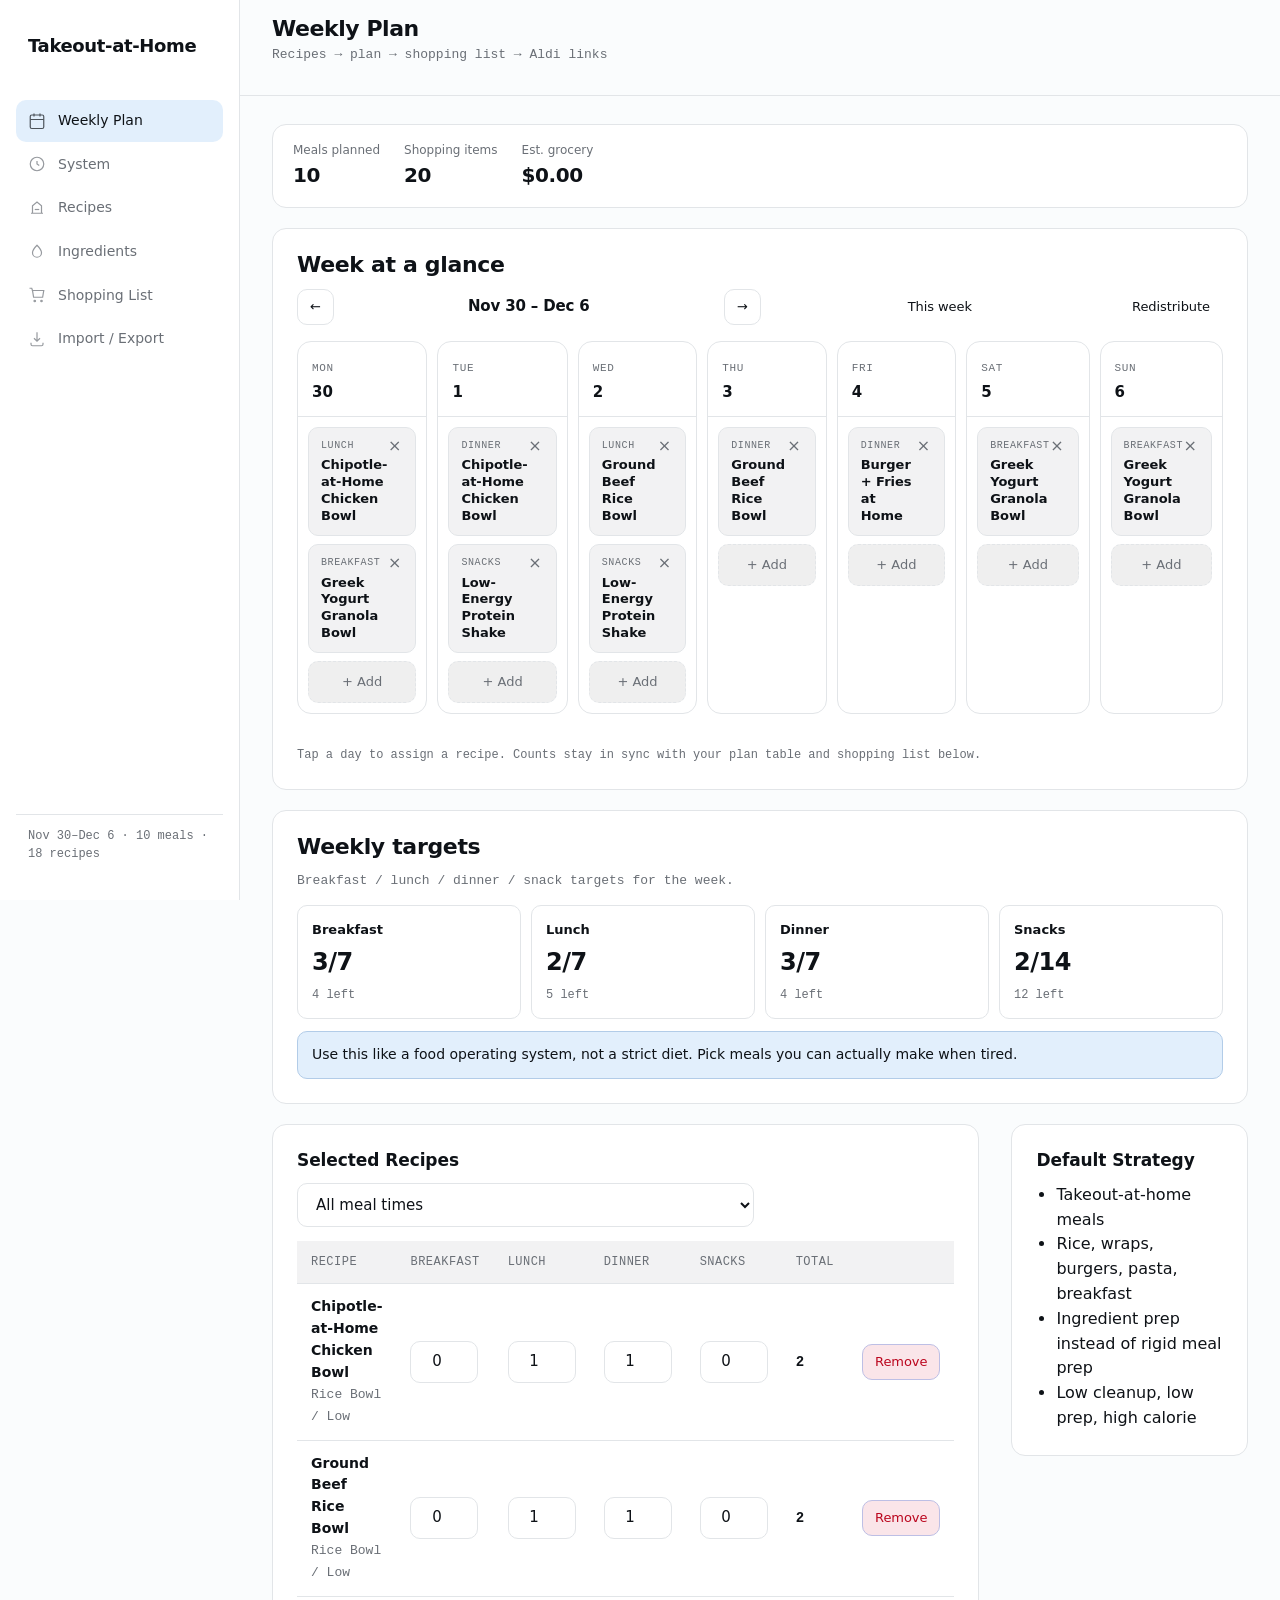
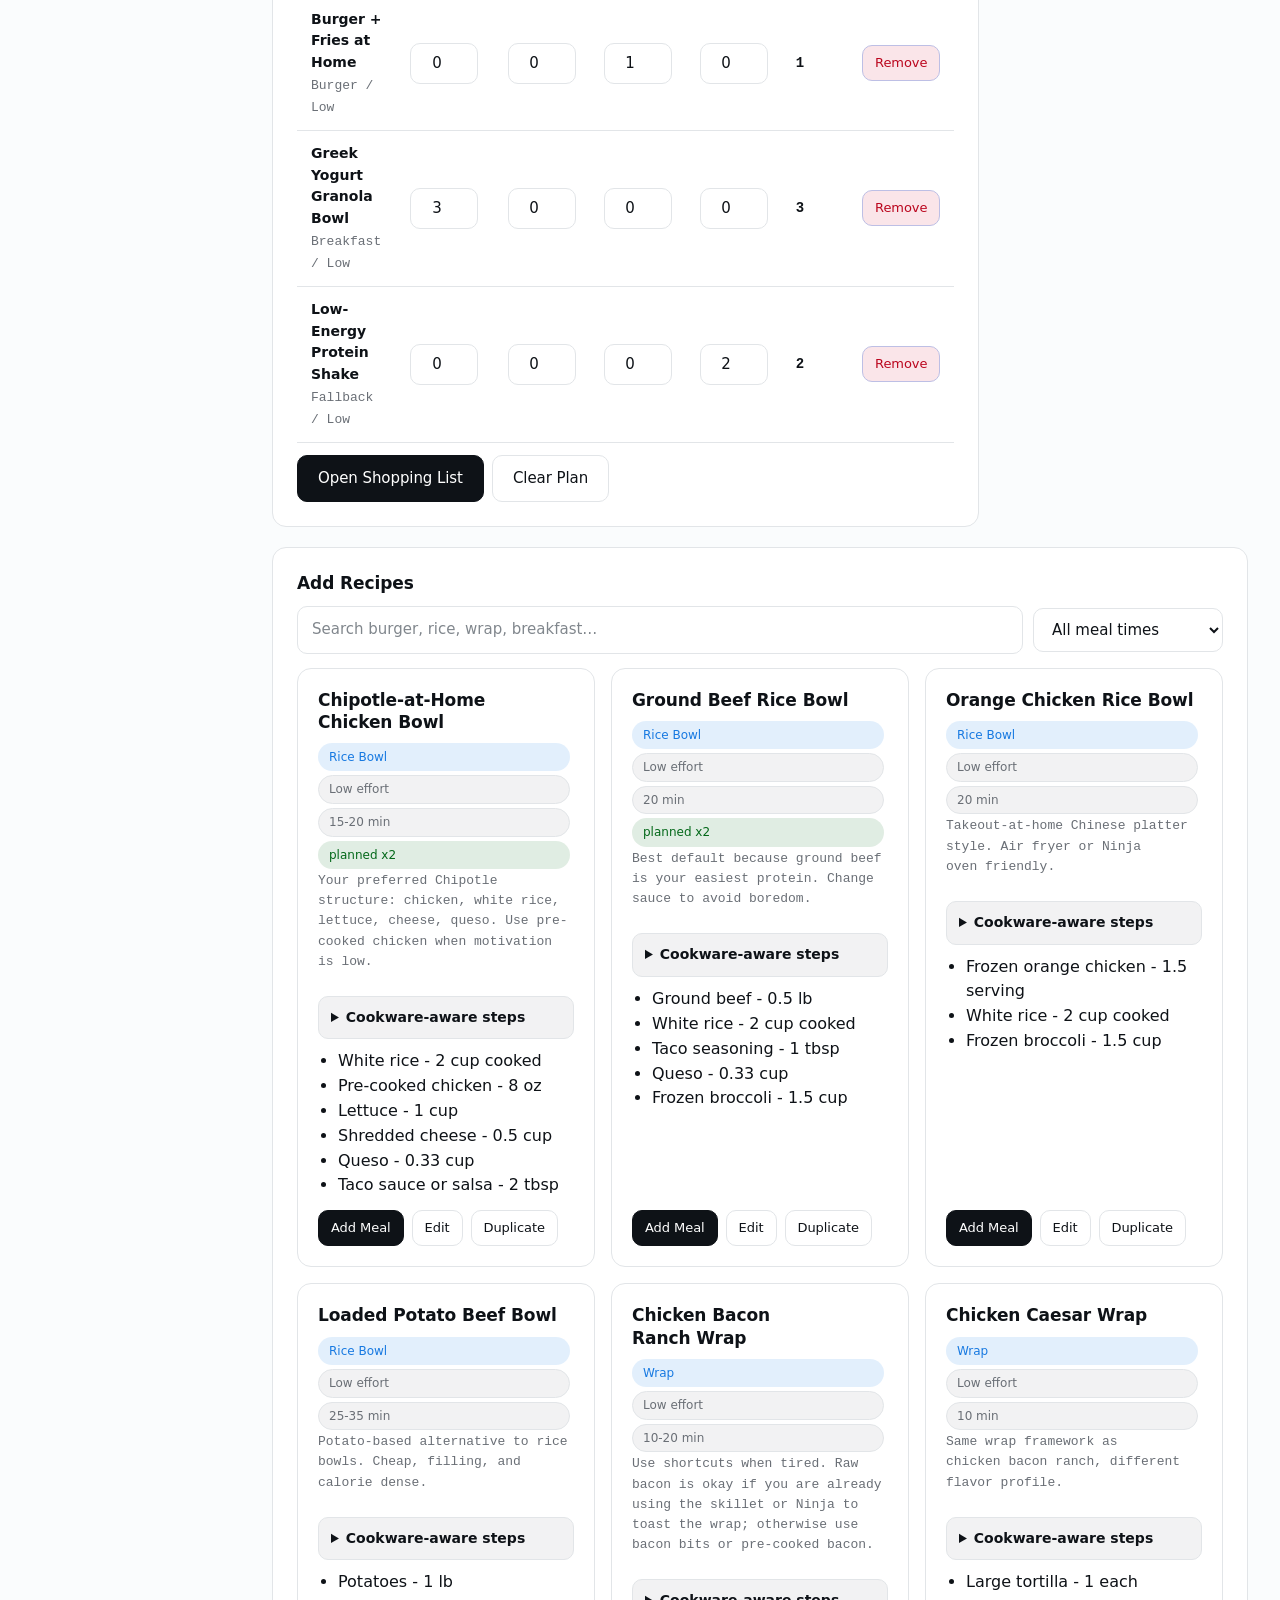
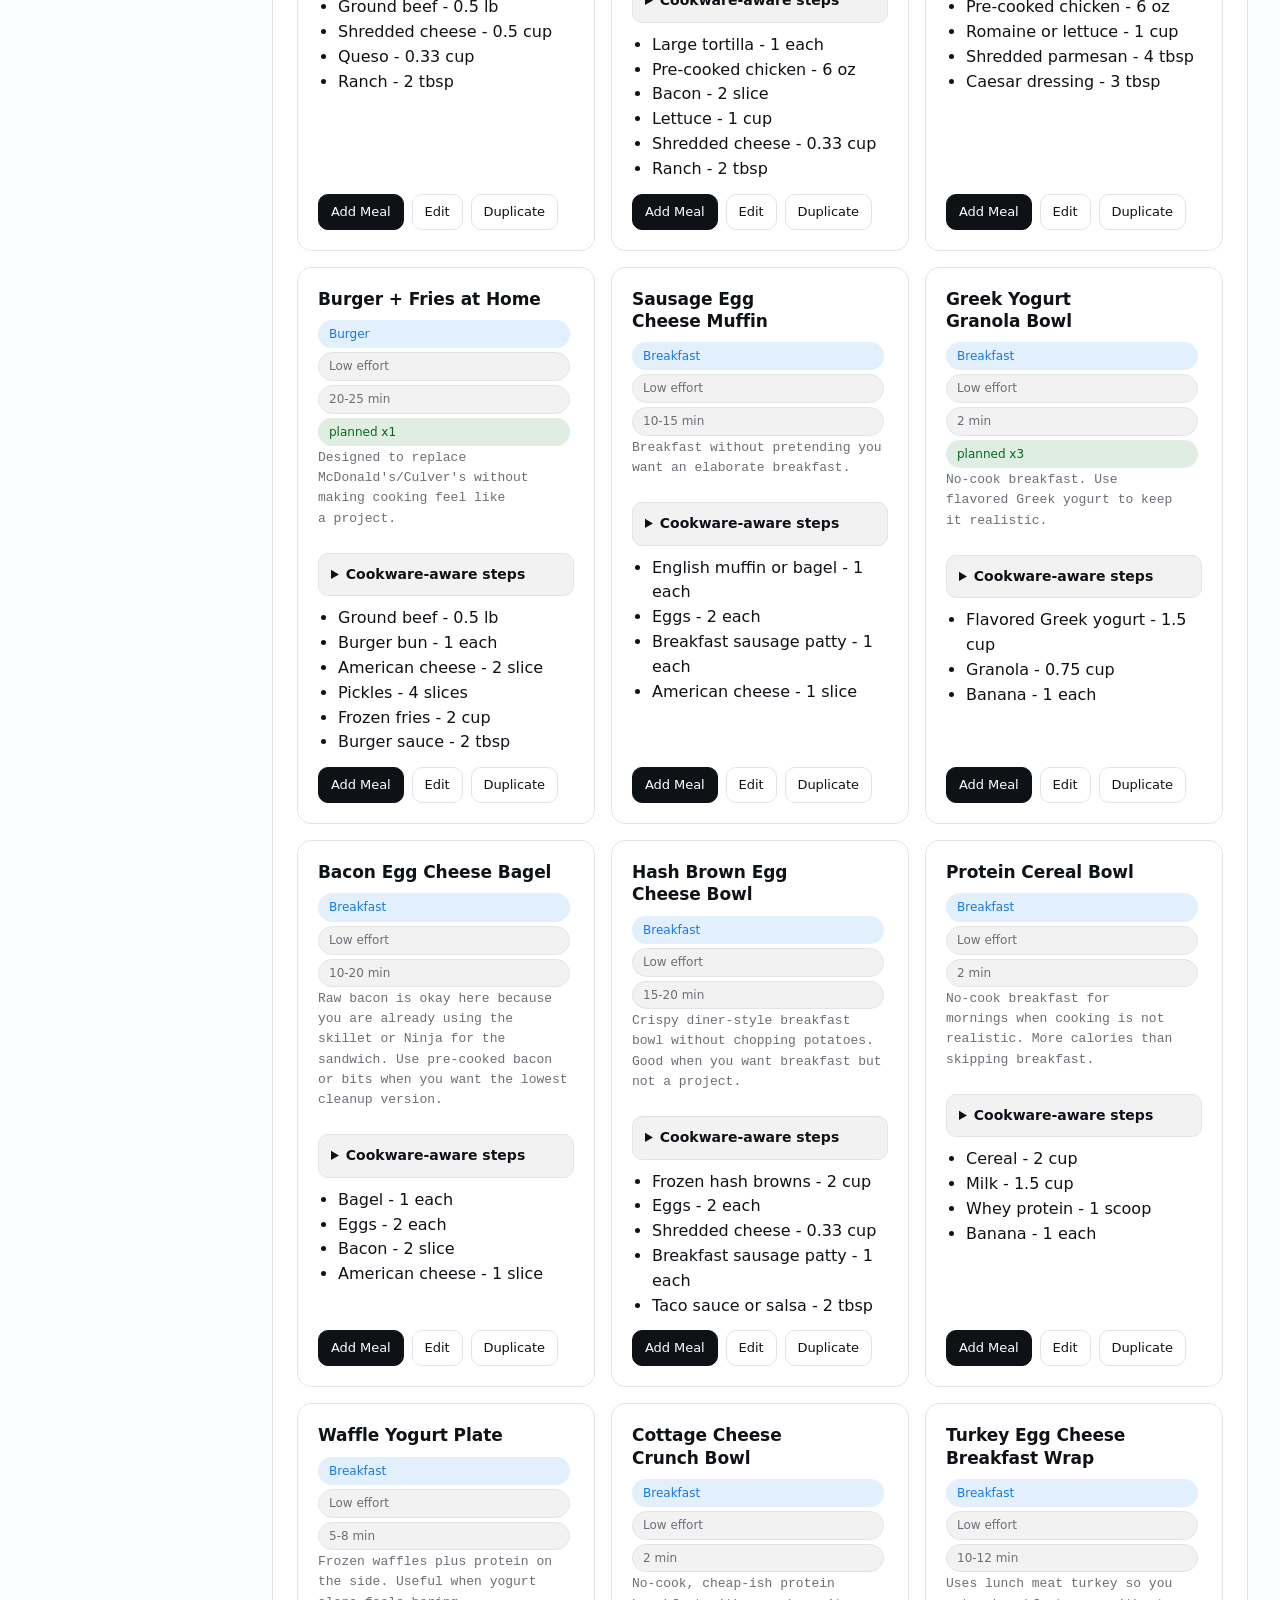
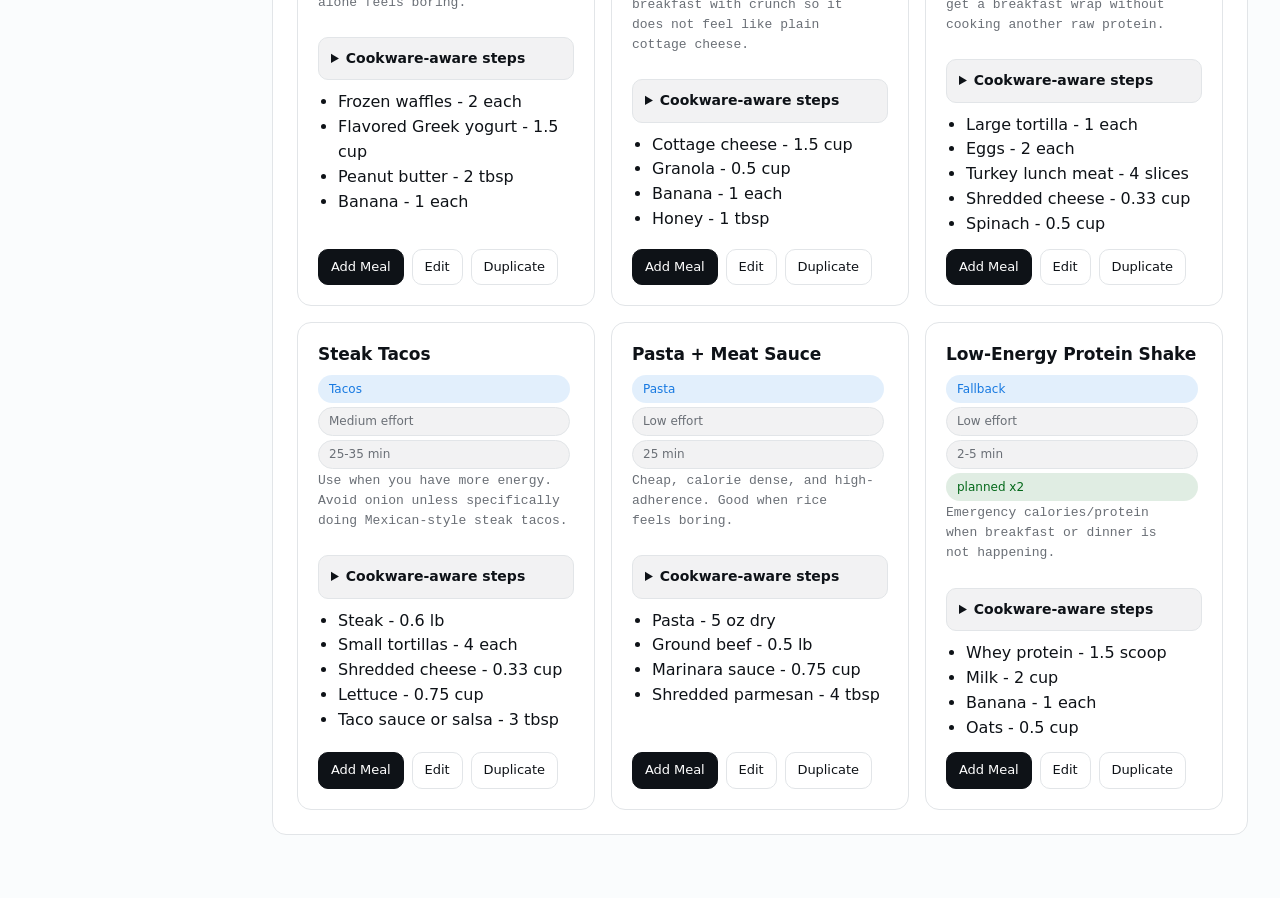
<file: index.html>
<!doctype html>
<html lang="en">
<head>
  <meta charset="utf-8">
  <meta name="viewport" content="width=device-width, initial-scale=1">
  <title>Takeout-at-Home · Meal Planner</title>
  <link rel="stylesheet" href="css/styles.css">
</head>
<body>
  <div class="app">
    <aside class="sidebar" aria-label="Sidebar">
      <div class="brand">Takeout-at-Home</div>
      <nav class="nav-list" aria-label="Main">
        <button type="button" class="nav-item active" data-view="plan">
          <svg viewBox="0 0 24 24" fill="none" stroke="currentColor" stroke-width="1.6" aria-hidden="true"><rect x="3" y="4" width="18" height="18" rx="2"/><path d="M3 10h18M8 2v4M16 2v4"/></svg>
          Weekly Plan
        </button>
        <button type="button" class="nav-item" data-view="system">
          <svg viewBox="0 0 24 24" fill="none" stroke="currentColor" stroke-width="1.6" aria-hidden="true"><circle cx="12" cy="12" r="9"/><path d="M12 8v4l3 2"/></svg>
          System
        </button>
        <button type="button" class="nav-item" data-view="recipes">
          <svg viewBox="0 0 24 24" fill="none" stroke="currentColor" stroke-width="1.6" aria-hidden="true"><path d="M4 19h16M6 19V9l6-5 6 5v10"/><path d="M9 14h6"/></svg>
          Recipes
        </button>
        <button type="button" class="nav-item" data-view="ingredients">
          <svg viewBox="0 0 24 24" fill="none" stroke="currentColor" stroke-width="1.6" aria-hidden="true"><path d="M12 3c-4 4-6 7-6 10a6 6 0 1012 0c0-3-2-6-6-10z"/></svg>
          Ingredients
        </button>
        <button type="button" class="nav-item" data-view="shopping">
          <svg viewBox="0 0 24 24" fill="none" stroke="currentColor" stroke-width="1.6" aria-hidden="true"><path d="M6 6h15l-1.5 9h-12z"/><circle cx="9" cy="20" r="1"/><circle cx="18" cy="20" r="1"/><path d="M6 6L5 3H2"/></svg>
          Shopping List
        </button>
        <button type="button" class="nav-item" data-view="backup">
          <svg viewBox="0 0 24 24" fill="none" stroke="currentColor" stroke-width="1.6" aria-hidden="true"><path d="M12 3v12M8 11l4 4 4-4"/><path d="M4 17v2a2 2 0 002 2h12a2 2 0 002-2v-2"/></svg>
          Import / Export
        </button>
      </nav>
      <div class="sidebar-foot" id="sidebar-foot">Loading…</div>
    </aside>

    <div class="main-wrap">
      <header class="mobile-header"><div class="brand">Takeout-at-Home</div></header>
      <header class="topbar">
        <div>
          <h1 id="view-title">Weekly Plan</h1>
          <p class="meta" id="view-sub" style="margin-top: 4px;">Recipes → plan → shopping list → Aldi links</p>
        </div>
        <div class="topbar-actions noPrint" id="topbar-actions"></div>
      </header>

      <main class="content">
        <section class="view active" id="view-plan">
          <div id="planSummary" class="summary-bar" aria-live="polite"></div>
          <div class="card">
            <div class="row-between" style="margin-bottom: 12px;">
              <h2 style="margin:0">Week at a glance</h2>
            </div>
            <div class="week-nav noPrint">
              <button type="button" class="btn btn-secondary btn-small" id="weekPrev" aria-label="Previous week">←</button>
              <span class="week-label" id="weekLabel"></span>
              <button type="button" class="btn btn-secondary btn-small" id="weekNext" aria-label="Next week">→</button>
              <button type="button" class="btn btn-ghost btn-small" id="weekToday">This week</button>
              <button type="button" class="btn btn-ghost btn-small" id="syncCalendar" title="Spread planned meals across this week">Redistribute</button>
            </div>
            <div id="weekCalendar" class="week-grid" role="grid" aria-label="Weekly meal calendar"></div>
            <p class="muted" style="margin:12px 0 0;font-size:12px">Tap a day to assign a recipe. Counts stay in sync with your plan table and shopping list below.</p>
          </div>
          <div class="card">
            <h2>Weekly targets</h2>
            <p class="muted">Breakfast / lunch / dinner / snack targets for the week.</p>
            <div id="targetSummary" class="targetGrid"></div>
            <div class="note">Use this like a food operating system, not a strict diet. Pick meals you can actually make when tired.</div>
          </div>
          <div class="grid-2">
            <div class="card">
              <h3>Selected Recipes</h3>
              <div class="filterBar" style="margin-bottom: 14px;">
                <select id="plannedMealFilter" class="input" aria-label="Filter selected recipes by meal time">
                  <option value="">All meal times</option>
                  <option value="breakfast">Breakfast</option>
                  <option value="lunch">Lunch</option>
                  <option value="dinner">Dinner</option>
                  <option value="snack">Snacks</option>
                </select>
              </div>
              <div id="planned"></div>
              <div class="actions noPrint">
                <button type="button" class="btn btn-primary" id="openShopping">Open Shopping List</button>
                <button type="button" class="btn btn-secondary" id="clearPlan">Clear Plan</button>
              </div>
            </div>
            <div class="card">
              <h3>Default Strategy</h3>
              <ul>
                <li>Takeout-at-home meals</li>
                <li>Rice, wraps, burgers, pasta, breakfast</li>
                <li>Ingredient prep instead of rigid meal prep</li>
                <li>Low cleanup, low prep, high calorie</li>
              </ul>
            </div>
          </div>
          <div class="card">
            <h3>Add Recipes</h3>
            <div class="filterBar">
              <input id="planSearch" class="input" placeholder="Search burger, rice, wrap, breakfast…">
              <select id="planMealFilter" class="input" aria-label="Filter recipes by meal time">
                <option value="">All meal times</option>
                <option value="breakfast">Breakfast</option>
                <option value="lunch">Lunch</option>
                <option value="dinner">Dinner</option>
                <option value="snack">Snacks</option>
              </select>
            </div>
            <div id="planRecipes" class="recipes" style="margin-top: 14px"></div>
          </div>
        </section>

        <section class="view" id="view-system">
          <div class="card">
            <h2>Meal System</h2>
            <p class="muted">Built around weight gain, steady energy, low cleanup, Aldi-first shopping, and meals that feel like takeout at home.</p>
            <div class="note">Default rule: if a meal needs chopping, thawing, or more than two pans on a weekday, simplify it before cooking.</div>
          </div>
          <div class="systemGrid">
            <div class="systemBox"><h3>Targets</h3><ul><li>Gain from 125 toward 150–160 lb</li><li>Aim around 150g protein/day</li><li>Use calorie-dense add-ons: cheese, queso, milk, rice, potatoes, granola</li><li>Breakfast counts even when tiny</li></ul></div>
            <div class="systemBox"><h3>Cookware Map</h3><ul><li>Induction burner: beef, eggs, pasta, steak</li><li>Ninja XL: fries, orange chicken, potatoes, toasted wraps, pizza-style foods</li><li>Microwave: weak but useful for rice, queso, leftovers</li><li>Blender: protein shakes when cooking is not happening</li><li>Slow cooker: optional fish fallback, not a daily dependency</li></ul></div>
            <div class="systemBox"><h3>Weekday Rules</h3><ul><li>Max two pots or pans</li><li>Use pre-cooked chicken unless you specifically have energy</li><li>No mushrooms, tuna, sushi, or onions by default</li><li>Leftovers are only expected for one or two days</li></ul></div>
            <div class="systemBox"><h3>Prep Staples</h3><ul><li>Ground beef: cook 1 lb, use for bowls, burgers, pasta, potatoes</li><li>Rice: make or buy enough for 2–3 bowls</li><li>Lettuce/spinach: bagged greens beat chopping</li><li>Sauces prevent boredom: queso, ranch, Caesar, burger sauce, taco sauce</li></ul></div>
            <div class="systemBox"><h3>Breakfast Ladder</h3><ul><li>2 minutes: yogurt, granola, banana</li><li>5 minutes: protein shake with milk, banana, oats</li><li>10 minutes: sausage egg cheese muffin</li><li>No appetite: milk or shake still moves the day forward</li></ul></div>
            <div class="systemBox"><h3>Failure Plan</h3><ul><li>Too tired: shake, cereal, frozen meal, or orange chicken bowl</li><li>Forgot prep: microwave rice or tortillas</li><li>Bored: swap sauce before swapping the whole meal</li><li>Cleanup dread: Ninja XL plus one bowl</li></ul></div>
          </div>
        </section>

        <section class="view" id="view-recipes">
          <div class="grid-2-1">
            <div class="card card-flat">
              <div class="row-between" style="margin-bottom: 16px;">
                <h2 style="margin:0">Recipe Library</h2>
              </div>
              <div class="filterBar">
                <input id="recipeSearch" class="input" placeholder="Search recipes…">
                <select id="recipeMealFilter" class="input" aria-label="Filter recipe library by meal time">
                  <option value="">All meal times</option>
                  <option value="breakfast">Breakfast</option>
                  <option value="lunch">Lunch</option>
                  <option value="dinner">Dinner</option>
                  <option value="snack">Snacks</option>
                </select>
              </div>
              <div id="recipeList" class="recipes" style="margin-top: 14px"></div>
            </div>
            <div class="card">
              <h2 id="editTitle">Add / Edit Recipe</h2>
              <input id="rid" type="hidden">
              <div class="field"><label for="rname">Name</label><input id="rname" class="input"></div>
              <div class="grid-2">
                <div class="field"><label for="rcat">Category</label><select id="rcat" class="input"><option>Rice Bowl</option><option>Wrap</option><option>Burger</option><option>Breakfast</option><option>Pasta</option><option>Tacos</option><option>Fallback</option><option>Other</option></select></div>
                <div class="field"><label for="reffort">Effort</label><select id="reffort" class="input"><option>Low</option><option>Medium</option><option>High</option></select></div>
              </div>
              <div class="grid-2">
                <div class="field"><label for="rtime">Cook time</label><input id="rtime" class="input" placeholder="20 min"></div>
                <div class="field"><label for="rserv">Base servings</label><input id="rserv" class="input" type="number" min="1" value="1"></div>
              </div>
              <div class="field"><label for="rnotes">Notes</label><textarea id="rnotes" class="textarea"></textarea></div>
              <div class="field"><label for="rinst">Instructions</label><textarea id="rinst" class="textarea"></textarea></div>
              <div class="field">
                <label for="rings">Ingredients</label>
                <p class="muted" style="margin-bottom:8px">One per line: <strong>name | quantity | unit | type | notes</strong></p>
                <textarea id="rings" class="textarea" style="min-height:190px" placeholder="Ground beef | 0.5 | lb | Protein | easiest protein"></textarea>
              </div>
              <div class="actions noPrint">
                <button type="button" class="btn btn-primary" id="saveRecipe">Save Recipe</button>
                <button type="button" class="btn btn-secondary" id="newRecipe">New Blank</button>
                <button type="button" class="btn btn-red" id="deleteRecipe">Delete</button>
              </div>
            </div>
          </div>
        </section>

        <section class="view" id="view-ingredients">
          <div class="card">
            <h2>Ingredients + Aldi Links</h2>
            <p class="muted">Paste direct product links as you verify them. Add package price, size, and unit (oz, lb, count, fl oz, cup, tbsp).</p>
            <div class="grid-2">
              <div class="field"><label for="searchPrefix">Search prefix</label><input id="searchPrefix" class="input"></div>
              <div class="field"><label for="searchSuffix">Search suffix</label><input id="searchSuffix" class="input"></div>
            </div>
            <div class="actions noPrint">
              <button type="button" class="btn btn-secondary" id="saveSearch">Save Search Settings</button>
              <button type="button" class="btn btn-secondary" id="resetSearch">Reset to Google Aldi Search</button>
            </div>
          </div>
          <div class="card" style="padding:0">
            <div style="padding:20px 20px 12px">
              <h3 style="margin:0">Ingredient Database</h3>
              <p class="muted" style="margin:8px 0 0;font-size:13px">Each ingredient is a card — fields are full width so types and units stay readable.</p>
              <input id="ingSearch" class="input" placeholder="Search ingredients…" style="margin-top:12px">
            </div>
            <div id="ingRows" class="ing-list"></div>
          </div>
        </section>

        <section class="view" id="view-shopping">
          <div class="card">
            <h2>Shopping List</h2>
            <p class="muted">Check <strong>Have it</strong> when you already own an item or finished buying it. Links and prices live under <strong>Ingredients</strong>.</p>
            <div class="actions noPrint">
              <button type="button" class="btn btn-primary" id="copyList">Copy List</button>
              <button type="button" class="btn btn-secondary" id="downloadList">Download TXT</button>
              <button type="button" class="btn btn-secondary" onclick="window.print()">Print / PDF</button>
              <button type="button" class="btn btn-secondary" id="clearChecks">Clear Checkboxes</button>
            </div>
          </div>
          <div id="shopList"></div>
        </section>

        <section class="view" id="view-backup">
          <div class="import-grid">
            <details class="card" open>
              <summary>Export</summary>
              <div class="actions noPrint">
                <button type="button" class="btn btn-primary" id="copyExport">Copy Plan</button>
                <button type="button" class="btn btn-secondary" id="downloadExport">Download TXT</button>
                <button type="button" class="btn btn-secondary" id="downloadJson">Download JSON Backup</button>
              </div>
              <pre id="exportBox" class="code-block"></pre>
            </details>
            <details class="card">
              <summary>Import Backup</summary>
              <div class="field"><textarea id="importBox" class="textarea" placeholder="Paste JSON backup here…"></textarea></div>
              <div class="actions noPrint">
                <button type="button" class="btn btn-primary" id="importJson">Import JSON</button>
                <button type="button" class="btn btn-secondary" id="refreshStarter">Refresh Starter Recipes</button>
                <button type="button" class="btn btn-red" id="resetApp">Reset Starter Data</button>
              </div>
              <p id="backupStatus" class="status"></p>
            </details>
          </div>
          <details class="card" open style="margin-top:20px">
            <summary>Recipe JSON Import / Export</summary>
            <p class="muted">Paste recipe JSON to add or update. Matching ids update; missing ids are generated from the name.</p>
            <div class="actions noPrint">
              <button type="button" class="btn btn-secondary" id="copyRecipeFormat">Copy Format</button>
              <button type="button" class="btn btn-secondary" id="downloadRecipeFormat">Download Format</button>
              <button type="button" class="btn btn-secondary" id="downloadRecipesJson">Download My Recipes</button>
            </div>
            <div class="field"><textarea id="recipeImportBox" class="textarea" placeholder="Paste recipe JSON…"></textarea></div>
            <div class="actions noPrint">
              <button type="button" class="btn btn-primary" id="importRecipesJson">Import Recipes</button>
            </div>
            <p id="recipeImportStatus" class="status"></p>
            <pre id="recipeFormatBox" class="code-block"></pre>
          </details>
        </section>
      </main>
    </div>
  </div>

  <nav class="bottomnav noPrint" aria-label="Mobile">
    <div class="bottomnav-inner">
      <button type="button" class="bottomnav-item active" data-view="plan"><svg viewBox="0 0 24 24" fill="none" stroke="currentColor" stroke-width="1.6"><rect x="3" y="4" width="18" height="18" rx="2"/><path d="M3 10h18"/></svg>Plan</button>
      <button type="button" class="bottomnav-item" data-view="system"><svg viewBox="0 0 24 24" fill="none" stroke="currentColor" stroke-width="1.6"><circle cx="12" cy="12" r="9"/><path d="M12 8v4"/></svg>System</button>
      <button type="button" class="bottomnav-item" data-view="recipes"><svg viewBox="0 0 24 24" fill="none" stroke="currentColor" stroke-width="1.6"><path d="M4 19h16M6 19V9l6-5 6 5v10"/></svg>Recipes</button>
      <button type="button" class="bottomnav-item" data-view="ingredients"><svg viewBox="0 0 24 24" fill="none" stroke="currentColor" stroke-width="1.6"><path d="M12 3c-4 4-6 7-6 10a6 6 0 1012 0"/></svg>Items</button>
      <button type="button" class="bottomnav-item" data-view="shopping"><svg viewBox="0 0 24 24" fill="none" stroke="currentColor" stroke-width="1.6"><path d="M6 6h15l-1.5 9h-12z"/><circle cx="9" cy="20" r="1"/><circle cx="18" cy="20" r="1"/></svg>Shop</button>
      <button type="button" class="bottomnav-item" data-view="backup"><svg viewBox="0 0 24 24" fill="none" stroke="currentColor" stroke-width="1.6"><path d="M12 3v12M8 11l4 4 4-4"/></svg>Data</button>
    </div>
  </nav>

  <dialog id="cal-dialog" class="cal-dialog">
    <h3>Add meal to day</h3>
    <div class="field">
      <label for="cal-pick-recipe">Recipe</label>
      <select id="cal-pick-recipe" class="input"></select>
    </div>
    <div class="field">
      <label for="cal-pick-type">Meal time</label>
      <select id="cal-pick-type" class="input">
        <option value="breakfast">Breakfast</option>
        <option value="lunch">Lunch</option>
        <option value="dinner">Dinner</option>
        <option value="snack">Snacks</option>
      </select>
    </div>
    <div class="actions">
      <button type="button" class="btn btn-secondary" id="cal-pick-cancel">Cancel</button>
      <button type="button" class="btn btn-primary" id="cal-pick-confirm">Add</button>
    </div>
  </dialog>

  <script src="js/planner.js"></script>
</body>
</html>
</file>
<file: css/styles.css>
:root {
  --bg:      oklch(99% 0.002 240);
  --surface: oklch(100% 0 0);
  --fg:      oklch(18% 0.012 250);
  --muted:   oklch(54% 0.012 250);
  --border:  oklch(92% 0.005 250);
  --accent:  oklch(58% 0.18 255);
  --accent-soft: color-mix(in oklch, var(--accent) 12%, transparent);
  --fg-soft:     color-mix(in oklch, var(--fg) 5%, transparent);
  --placeholder: oklch(62% 0.012 250);
  --green: oklch(45% 0.14 145);
  --red: oklch(50% 0.2 25);
  --font-display: -apple-system, BlinkMacSystemFont, 'SF Pro Display', system-ui, sans-serif;
  --font-body:    -apple-system, BlinkMacSystemFont, 'SF Pro Text', system-ui, sans-serif;
  --font-mono:    ui-monospace, 'JetBrains Mono', 'SF Mono', Menlo, monospace;
  --fs-h1: clamp(28px, 4vw, 36px);
  --fs-h2: 22px;
  --fs-h3: 17px;
  --fs-lead: 19px;
  --fs-body: 16px;
  --fs-meta: 13px;
  --gap-xs: 8px;
  --gap-sm: 12px;
  --gap-md: 20px;
  --gap-lg: 32px;
  --gap-xl: 56px;
  --gap-2xl: 96px;
  --container: 1120px;
  --gutter: 32px;
  --radius: 10px;
  --radius-lg: 14px;
  --sidebar: 240px;
  --bottomnav: 64px;
}

*, *::before, *::after { box-sizing: border-box; }
html { -webkit-text-size-adjust: 100%; }
body {
  margin: 0;
  background: var(--bg);
  color: var(--fg);
  font-family: var(--font-body);
  font-size: var(--fs-body);
  line-height: 1.55;
  text-rendering: optimizeLegibility;
  -webkit-font-smoothing: antialiased;
}
img, svg { display: block; max-width: 100%; }
a { color: var(--accent); text-decoration: none; font-weight: 500; }
a:hover { text-decoration: underline; }
button { font: inherit; cursor: pointer; }
p { text-wrap: pretty; margin: 0 0 12px; }
h1, h2, h3, h4 { text-wrap: balance; margin: 0 0 12px; }
ul { margin: 10px 0 0; padding-left: 20px; }

.h1, h1 { font-family: var(--font-display); font-size: var(--fs-h1); line-height: 1.04; letter-spacing: -0.02em; }
.h2, h2 { font-family: var(--font-display); font-size: var(--fs-h2); line-height: 1.1; letter-spacing: -0.015em; }
.h3, h3 { font-size: var(--fs-h3); font-weight: 600; line-height: 1.3; letter-spacing: -0.005em; }
.lead { font-size: var(--fs-lead); line-height: 1.55; color: var(--muted); max-width: 60ch; }
.meta, .muted { font-family: var(--font-mono); font-size: var(--fs-meta); color: var(--muted); }
.num { font-family: var(--font-mono); font-variant-numeric: tabular-nums; }

.stack { display: flex; flex-direction: column; gap: var(--gap-md); }
.row { display: flex; align-items: center; gap: var(--gap-md); flex-wrap: wrap; }
.row-between { display: flex; align-items: center; justify-content: space-between; gap: var(--gap-md); flex-wrap: wrap; }
.grid-2 { display: grid; grid-template-columns: repeat(2, 1fr); gap: var(--gap-lg); align-items: start; }
.grid-2-1 { display: grid; grid-template-columns: 2fr 1fr; gap: var(--gap-xl); align-items: start; }
@media (max-width: 920px) {
  .grid-2, .grid-2-1 { grid-template-columns: 1fr; }
}

.btn {
  display: inline-flex; align-items: center; justify-content: center; gap: 8px;
  padding: 11px 20px;
  border-radius: var(--radius);
  border: 1px solid transparent;
  font-size: 15px;
  font-weight: 500;
  letter-spacing: -0.005em;
  transition: transform 0.05s ease, background 0.15s ease, border-color 0.15s ease;
  white-space: nowrap;
}
.btn:active { transform: translateY(1px); }
.btn-primary { background: var(--fg); color: var(--surface); border-color: var(--fg); }
.btn-primary:hover { background: color-mix(in oklch, var(--fg) 88%, white); }
.btn-secondary { background: transparent; color: var(--fg); border-color: var(--border); }
.btn-secondary:hover { border-color: var(--fg); }
.btn-ghost { background: transparent; color: var(--fg); border-color: transparent; padding-inline: 8px; }
.btn-ghost:hover { color: var(--accent); }
.btn-small { padding: 7px 12px; font-size: 13px; }
.btn-green { background: color-mix(in oklch, var(--green) 15%, var(--surface)); color: var(--green); border-color: color-mix(in oklch, var(--green) 30%, var(--border)); }
.btn-red { background: color-mix(in oklch, var(--red) 12%, var(--surface)); color: var(--red); border-color: color-mix(in oklch, var(--red) 25%, var(--border)); }

.card {
  background: var(--surface);
  border: 1px solid var(--border);
  border-radius: var(--radius-lg);
  padding: 24px;
  margin-bottom: var(--gap-md);
}
.card-flat { background: transparent; border: 0; padding: 0; margin-bottom: 0; }
details.card summary {
  cursor: pointer;
  list-style: none;
  font-family: var(--font-display);
  font-size: var(--fs-h2);
}
details.card summary::-webkit-details-marker { display: none; }
details.card summary::after {
  content: 'Show';
  float: right;
  color: var(--accent);
  font-size: 14px;
  font-weight: 500;
}
details.card[open] summary { margin-bottom: 12px; }
details.card[open] summary::after { content: 'Hide'; }

.field { display: flex; flex-direction: column; gap: 6px; margin-bottom: 12px; }
.field label { font-size: 13px; color: var(--muted); font-weight: 500; }
.input, .textarea, select {
  width: 100%;
  padding: 11px 14px;
  border: 1px solid var(--border);
  border-radius: var(--radius);
  background: var(--surface);
  color: var(--fg);
  font: inherit;
  font-size: 15px;
  font-weight: 500;
}
.input::placeholder,
.textarea::placeholder,
input.meta::placeholder,
textarea.meta::placeholder {
  color: var(--placeholder);
  font-weight: 400;
  opacity: 1;
}
.input::-webkit-input-placeholder,
.textarea::-webkit-input-placeholder,
input.meta::-webkit-input-placeholder,
textarea.meta::-webkit-input-placeholder {
  color: var(--placeholder);
  font-weight: 400;
}
.input:focus::placeholder,
.textarea:focus::placeholder,
input.meta:focus::placeholder,
textarea.meta:focus::placeholder {
  color: color-mix(in oklch, var(--placeholder) 75%, var(--border));
}
/* empty required selects (e.g. “Choose unit”) */
select.input:required:invalid,
select.field-select:required:invalid {
  color: var(--placeholder);
  font-weight: 400;
}
select.input:required:valid,
select.field-select:required:valid {
  color: var(--fg);
  font-weight: 500;
}
.input:focus, .textarea:focus, select:focus {
  outline: 2px solid var(--accent-soft);
  border-color: var(--accent);
}
.textarea { min-height: 96px; resize: vertical; line-height: 1.55; }
input[type="checkbox"] {
  width: 18px; height: 18px; accent-color: var(--fg); flex-shrink: 0;
}

.tag {
  display: inline-flex; align-items: center;
  padding: 4px 10px;
  background: transparent;
  color: var(--muted);
  border: 1px solid var(--border);
  border-radius: 999px;
  font-size: 12px;
  margin: 2px 4px 2px 0;
}
.tag.accent { background: var(--accent-soft); color: var(--accent); border-color: transparent; }
.tag.ok { background: color-mix(in oklch, var(--green) 12%, transparent); color: var(--green); border-color: transparent; }

.pill, .pill.gray, .pill.ok {
  display: inline-flex; align-items: center;
  padding: 4px 10px;
  border-radius: 999px;
  font-size: 12px;
  font-weight: 500;
  margin: 2px 4px 2px 0;
  border: 1px solid var(--border);
  background: var(--accent-soft);
  color: var(--accent);
  border-color: transparent;
}
.pill.gray { background: var(--fg-soft); color: var(--muted); border-color: var(--border); }
.pill.ok { background: color-mix(in oklch, var(--green) 12%, transparent); color: var(--green); border-color: transparent; }

.ds-table { width: 100%; border-collapse: collapse; font-size: 14px; }
.ds-table th, .ds-table td { padding: 12px 14px; text-align: start; border-bottom: 1px solid var(--border); vertical-align: middle; }
.ds-table th {
  color: var(--muted); font-weight: 500; font-family: var(--font-mono);
  font-size: 12px; letter-spacing: 0.04em; text-transform: uppercase;
  background: var(--fg-soft);
}
.ds-table tbody tr:hover { background: var(--fg-soft); }
.ds-table .num-col { font-family: var(--font-mono); font-variant-numeric: tabular-nums; text-align: right; }
.wrap { overflow-x: auto; }

/* form controls in lists */
.field-select,
select.meta,
select.input {
  min-height: 44px;
  min-width: 10rem;
  padding: 10px 36px 10px 14px;
  font-size: 15px;
  line-height: 1.3;
  appearance: auto;
  cursor: pointer;
}
input.meta,
textarea.meta {
  min-height: 44px;
  font-size: 15px;
}
.check-label {
  display: inline-flex;
  align-items: center;
  gap: 10px;
  font-size: 14px;
  font-weight: 500;
  cursor: pointer;
  white-space: nowrap;
}
.check-label input[type="checkbox"] { width: 20px; height: 20px; }

/* ingredient database cards */
.ing-list { display: flex; flex-direction: column; gap: 14px; padding: 0 20px 20px; }
.ing-card {
  border: 1px solid var(--border);
  border-radius: var(--radius-lg);
  background: var(--surface);
  padding: 18px 20px;
}
.ing-card:hover { border-color: color-mix(in oklch, var(--fg) 15%, var(--border)); }
.ing-card h3 { margin: 0; font-size: 17px; font-weight: 600; }
.ing-card-head { align-items: flex-start; gap: 12px; margin-bottom: 16px; }
.ing-card-actions { display: flex; flex-wrap: wrap; gap: 10px; align-items: center; justify-content: flex-end; }
.ing-fields {
  display: grid;
  grid-template-columns: repeat(2, minmax(0, 1fr));
  gap: 14px 16px;
  margin-bottom: 14px;
}
.ing-fields-3 { grid-template-columns: repeat(3, minmax(0, 1fr)); }
.ing-card > .field { margin-bottom: 0; }
.ing-card .subLinks { margin-top: 10px; }
@media (max-width: 720px) {
  .ing-fields, .ing-fields-3 { grid-template-columns: 1fr; }
  .ing-card-head { flex-direction: column; }
  .ing-card-actions { justify-content: flex-start; width: 100%; }
}

/* shopping list — compact rows */
.shop-list { display: flex; flex-direction: column; gap: 4px; }
.shop-row {
  display: flex;
  flex-wrap: wrap;
  align-items: center;
  gap: 8px 14px;
  border: 1px solid var(--border);
  border-radius: var(--radius);
  background: var(--surface);
  padding: 8px 12px;
}
.shop-row.done { opacity: 0.5; background: var(--fg-soft); }
.shop-row-line {
  display: flex;
  flex-wrap: wrap;
  align-items: baseline;
  gap: 0 6px;
  flex: 1 1 12rem;
  min-width: 0;
  font-size: 14px;
  line-height: 1.35;
}
.shop-row-bar {
  display: flex;
  flex-wrap: wrap;
  align-items: center;
  justify-content: flex-end;
  gap: 6px 10px;
  flex: 0 0 auto;
  margin-left: auto;
}
.shop-row-bar .check-label { font-size: 12px; gap: 6px; }
.shop-row-bar .check-label input { width: 16px; height: 16px; }
.shop-row-bar .btn-small { padding: 4px 10px; font-size: 12px; min-height: 30px; }
.shop-row-name { font-weight: 600; flex-shrink: 0; }
.shop-row-dot { color: var(--border); user-select: none; }
.shop-row-meta { color: var(--muted); font-size: 13px; }
.shop-row-cost {
  font-family: var(--font-mono);
  font-weight: 600;
  color: var(--green);
  font-size: 13px;
  flex-shrink: 0;
}
.shop-row-flags { font-size: 12px; color: var(--muted); font-family: var(--font-mono); }
.shop-row-used {
  flex: 1 1 120px;
  min-width: 0;
  overflow: hidden;
  text-overflow: ellipsis;
  white-space: nowrap;
}
.ing-card-focus {
  outline: 2px solid var(--accent);
  outline-offset: 2px;
}
.printRow { display: none; }
@media (min-width: 768px) {
  .shop-row-line { flex-wrap: nowrap; }
  .shop-row-used { white-space: nowrap; }
}

.summary-bar {
  display: flex; gap: 24px; padding: 16px 20px;
  background: var(--surface); border: 1px solid var(--border);
  border-radius: var(--radius-lg); margin-bottom: var(--gap-md); flex-wrap: wrap;
}
.summary-item .label { font-size: 12px; color: var(--muted); }
.summary-item .value { font-family: var(--font-display); font-size: 20px; font-weight: 600; letter-spacing: -0.02em; }

.note {
  background: var(--accent-soft);
  border: 1px solid color-mix(in oklch, var(--accent) 25%, var(--border));
  color: var(--fg);
  padding: 12px 14px;
  border-radius: var(--radius);
  margin: 12px 0 0;
  font-size: 14px;
}
.money { font-weight: 600; color: var(--green); font-family: var(--font-mono); }
.status { font-size: 13px; color: var(--muted); margin-top: 6px; }

.targetGrid {
  display: grid;
  grid-template-columns: repeat(auto-fit, minmax(140px, 1fr));
  gap: 10px;
  margin-top: 14px;
}
.targetBox {
  border: 1px solid var(--border);
  border-radius: var(--radius);
  background: var(--surface);
  padding: 14px;
}
.targetBox strong { display: block; margin-bottom: 4px; font-size: 13px; }
.targetCount { font-family: var(--font-display); font-size: 1.5rem; font-weight: 600; letter-spacing: -0.02em; }
.targetBox.done { border-color: color-mix(in oklch, var(--green) 40%, var(--border)); background: color-mix(in oklch, var(--green) 8%, var(--surface)); }
.targetBox.over { border-color: color-mix(in oklch, var(--accent) 40%, var(--border)); background: var(--accent-soft); }
.targetHint { font-size: 12px; color: var(--muted); margin-top: 4px; font-family: var(--font-mono); }

.filterBar {
  display: grid;
  grid-template-columns: minmax(0, 1fr) minmax(145px, 190px);
  gap: 10px;
  align-items: center;
}
@media (max-width: 600px) { .filterBar { grid-template-columns: 1fr; } }

.recipes, .recipe-grid {
  display: grid;
  grid-template-columns: repeat(auto-fill, minmax(260px, 1fr));
  gap: 16px;
  align-items: stretch;
}
.recipe, .recipe-card {
  display: flex;
  flex-direction: column;
  min-width: 0;
  background: var(--surface);
  border: 1px solid var(--border);
  border-radius: var(--radius-lg);
  padding: 20px;
  transition: border-color 0.15s;
}
.recipe:hover, .recipe-card:hover { border-color: color-mix(in oklch, var(--fg) 20%, var(--border)); }
.recipe h3, .recipe-card h3 { margin-bottom: 8px; }
.recipe .actions, .recipe-card .actions { margin-top: auto; padding-top: 12px; display: flex; gap: 8px; flex-wrap: wrap; }

details.cook {
  margin-top: 12px;
  border: 1px solid var(--border);
  border-radius: var(--radius);
  background: var(--fg-soft);
  padding: 10px 12px;
}
details.cook summary { cursor: pointer; font-weight: 600; font-size: 14px; }
details.cook ol { margin: 10px 0 0; padding-left: 20px; }
details.cook li + li { margin-top: 6px; }

.systemGrid {
  display: grid;
  grid-template-columns: repeat(auto-fit, minmax(240px, 1fr));
  gap: 14px;
}
.systemBox {
  border: 1px solid var(--border);
  border-radius: var(--radius-lg);
  background: var(--surface);
  padding: 18px;
}
.systemBox h3 { font-size: 1rem; margin-bottom: 8px; }

.mealCountInput { width: 68px; min-width: 68px; text-align: center; padding: 8px; }

/* legacy class — kept for print rules */
.shopItem { display: none; }
.shopTotal {
  display: flex; gap: 24px; padding: 16px 20px;
  background: var(--surface); border: 1px solid var(--border);
  border-radius: var(--radius-lg); margin-bottom: var(--gap-md); flex-wrap: wrap;
}
.aisle-head {
  font-family: var(--font-mono);
  font-size: 11px;
  text-transform: uppercase;
  letter-spacing: 0.06em;
  color: var(--muted);
  padding: 16px 0 8px;
  border-bottom: 1px solid var(--border);
  margin: 0;
}
.subLinks { display: flex; gap: 6px; flex-wrap: wrap; margin-top: 6px; }
.subLinks a {
  background: var(--fg-soft);
  border-radius: 999px;
  padding: 2px 8px;
  font-size: 12px;
  text-decoration: none;
}
.subLinks a:hover { background: var(--accent-soft); color: var(--accent); }

.import-grid { display: grid; grid-template-columns: 1fr 1fr; gap: 20px; }
.format-list { display: flex; flex-direction: column; gap: 10px; margin-top: 16px; }
.format-item {
  display: flex; align-items: center; justify-content: space-between; gap: 16px;
  padding: 14px 16px; border: 1px solid var(--border); border-radius: var(--radius);
}
pre.code-block {
  white-space: pre-wrap;
  background: var(--fg);
  color: color-mix(in oklch, var(--surface) 90%, transparent);
  border-radius: var(--radius-lg);
  padding: 16px;
  min-height: 180px;
  overflow: auto;
  font: 13px var(--font-mono);
  margin: 12px 0 0;
}
.actions { display: flex; gap: 8px; flex-wrap: wrap; align-items: center; margin-top: 12px; }
.noPrint { }

/* app shell */
.app { display: grid; grid-template-columns: var(--sidebar) 1fr; min-height: 100dvh; }
.sidebar {
  position: sticky; top: 0; height: 100dvh;
  border-inline-end: 1px solid var(--border);
  background: var(--surface);
  display: flex; flex-direction: column;
  padding: 24px 16px;
}
.brand { font-family: var(--font-display); font-size: 18px; font-weight: 600; letter-spacing: -0.02em; padding: 8px 12px; margin-bottom: 32px; }
.nav-list { display: flex; flex-direction: column; gap: 2px; flex: 1; }
.nav-item {
  display: flex; align-items: center; gap: 12px;
  padding: 10px 12px; border-radius: var(--radius);
  font-size: 14px; font-weight: 500; color: var(--muted);
  transition: background 0.15s, color 0.15s;
  width: 100%; text-align: start; border: none; background: none; cursor: pointer;
}
.nav-item svg { width: 18px; height: 18px; flex-shrink: 0; opacity: 0.7; }
.nav-item:hover { background: var(--fg-soft); color: var(--fg); }
.nav-item.active { background: var(--accent-soft); color: var(--fg); }
.sidebar-foot { padding: 12px; border-top: 1px solid var(--border); margin-top: auto; font-size: 12px; color: var(--muted); font-family: var(--font-mono); }
.main-wrap { display: flex; flex-direction: column; min-width: 0; }
.topbar {
  display: flex; align-items: center; justify-content: space-between; gap: 16px;
  padding: 18px 32px; border-bottom: 1px solid var(--border);
  background: color-mix(in oklch, var(--bg) 92%, transparent);
  backdrop-filter: blur(12px);
  position: sticky; top: 0; z-index: 5;
}
.topbar h1 { font-size: var(--fs-h2); margin: 0; }
.topbar-actions { display: flex; gap: 8px; flex-wrap: wrap; }
.content { padding: 28px 32px 48px; flex: 1; width: 100%; max-width: 1280px; }
.view { display: none; }
.view.active { display: block; }
.bottomnav {
  display: none; position: fixed; bottom: 0; inset-inline: 0;
  height: var(--bottomnav);
  background: color-mix(in oklch, var(--surface) 94%, transparent);
  backdrop-filter: blur(16px);
  border-top: 1px solid var(--border);
  z-index: 20;
  padding-bottom: env(safe-area-inset-bottom, 0);
}
.bottomnav-inner { display: flex; justify-content: space-around; align-items: center; height: 100%; max-width: 520px; margin-inline: auto; }
.bottomnav-item {
  display: flex; flex-direction: column; align-items: center; gap: 3px;
  padding: 8px; font-size: 10px; font-weight: 500; color: var(--muted);
  min-width: 52px; min-height: 44px; justify-content: center;
  border: none; background: none; cursor: pointer;
}
.bottomnav-item svg { width: 22px; height: 22px; opacity: 0.65; }
.bottomnav-item.active { color: var(--fg); }
.bottomnav-item.active svg { opacity: 1; }
.mobile-header { display: none; padding: 16px 20px; border-bottom: 1px solid var(--border); background: var(--surface); }
.mobile-header .brand { margin: 0; padding: 0; font-size: 17px; }

@media (max-width: 920px) {
  .app { grid-template-columns: 1fr; }
  .sidebar { display: none; }
  .bottomnav { display: block; }
  .mobile-header { display: block; }
  .main-wrap { padding-bottom: calc(var(--bottomnav) + env(safe-area-inset-bottom, 0)); }
  .import-grid { grid-template-columns: 1fr; }
  .content { padding: 20px 16px 32px; }
  .topbar { padding: 14px 20px; }
  .week-grid { grid-template-columns: 1fr; }
}
.week-nav {
  display: flex;
  align-items: center;
  justify-content: space-between;
  gap: 12px;
  margin-bottom: 16px;
  flex-wrap: wrap;
}
.week-nav .week-label {
  font-family: var(--font-display);
  font-size: 15px;
  font-weight: 600;
  letter-spacing: -0.01em;
}
.week-grid {
  display: grid;
  grid-template-columns: repeat(7, 1fr);
  gap: 10px;
  margin-bottom: var(--gap-lg);
}
.day-col {
  background: var(--surface);
  border: 1px solid var(--border);
  border-radius: var(--radius-lg);
  min-height: 200px;
  display: flex;
  flex-direction: column;
}
.day-head {
  padding: 12px 14px;
  border-bottom: 1px solid var(--border);
}
.day-head .meta { font-size: 11px; text-transform: uppercase; letter-spacing: 0.06em; }
.day-head strong { display: block; font-size: 15px; margin-top: 2px; font-weight: 600; }
.day-meals { padding: 10px; display: flex; flex-direction: column; gap: 8px; flex: 1; }
.meal-slot {
  padding: 10px 12px;
  border: 1px dashed var(--border);
  border-radius: var(--radius);
  font-size: 13px;
  position: relative;
}
.meal-slot.filled {
  border-style: solid;
  background: var(--fg-soft);
  padding-right: 28px;
}
.meal-slot .meal-type {
  font-family: var(--font-mono);
  font-size: 10px;
  text-transform: uppercase;
  letter-spacing: 0.06em;
  color: var(--muted);
  margin-bottom: 4px;
}
.meal-slot strong { font-size: 13px; font-weight: 600; line-height: 1.3; display: block; }
.meal-slot .slot-remove {
  position: absolute;
  top: 8px;
  right: 8px;
  border: none;
  background: transparent;
  color: var(--muted);
  font-size: 16px;
  line-height: 1;
  padding: 2px 6px;
  cursor: pointer;
}
.meal-slot .slot-remove:hover { color: var(--red); }
.meal-slot.add-slot {
  cursor: pointer;
  text-align: center;
  color: var(--muted);
  border-style: dashed;
}
.meal-slot.add-slot:hover {
  border-color: var(--accent);
  color: var(--accent);
  background: var(--accent-soft);
}
.cal-dialog {
  border: 1px solid var(--border);
  border-radius: var(--radius-lg);
  padding: 24px;
  max-width: 400px;
  width: calc(100% - 32px);
  background: var(--surface);
  color: var(--fg);
}
.cal-dialog::backdrop { background: color-mix(in oklch, var(--fg) 25%, transparent); }
.cal-dialog h3 { margin: 0 0 16px; font-size: var(--fs-h3); }

@media print {
  @page { margin: 0.45in; }
  body { background: #fff; color: #111; font-size: 10pt; }
  .sidebar, .topbar, .bottomnav, .mobile-header, .noPrint, button, .nav-item { display: none !important; }
  .app { display: block; }
  .main-wrap { padding: 0; }
  .view { display: none !important; }
  #view-shopping { display: block !important; }
  .content { padding: 0; max-width: none; }
  .card { box-shadow: none; border: 0; padding: 0; margin: 0 0 10px; }
  .shop-row.have { display: none !important; }
  .shop-row > *:not(.printRow) { display: none !important; }
  .shop-row .printRow,
  .printRow {
    display: grid !important;
    grid-template-columns: minmax(0, 1.2fr) 72px minmax(0, 2fr);
    gap: 10px;
  }
  .printName { font-weight: 700; }
  .printPrice { font-weight: 700; text-align: right; }
  .printLink { font-size: 8.5pt; word-break: break-all; color: #111; text-decoration: none; }
  a { color: #111; text-decoration: none; }
}
</file>
